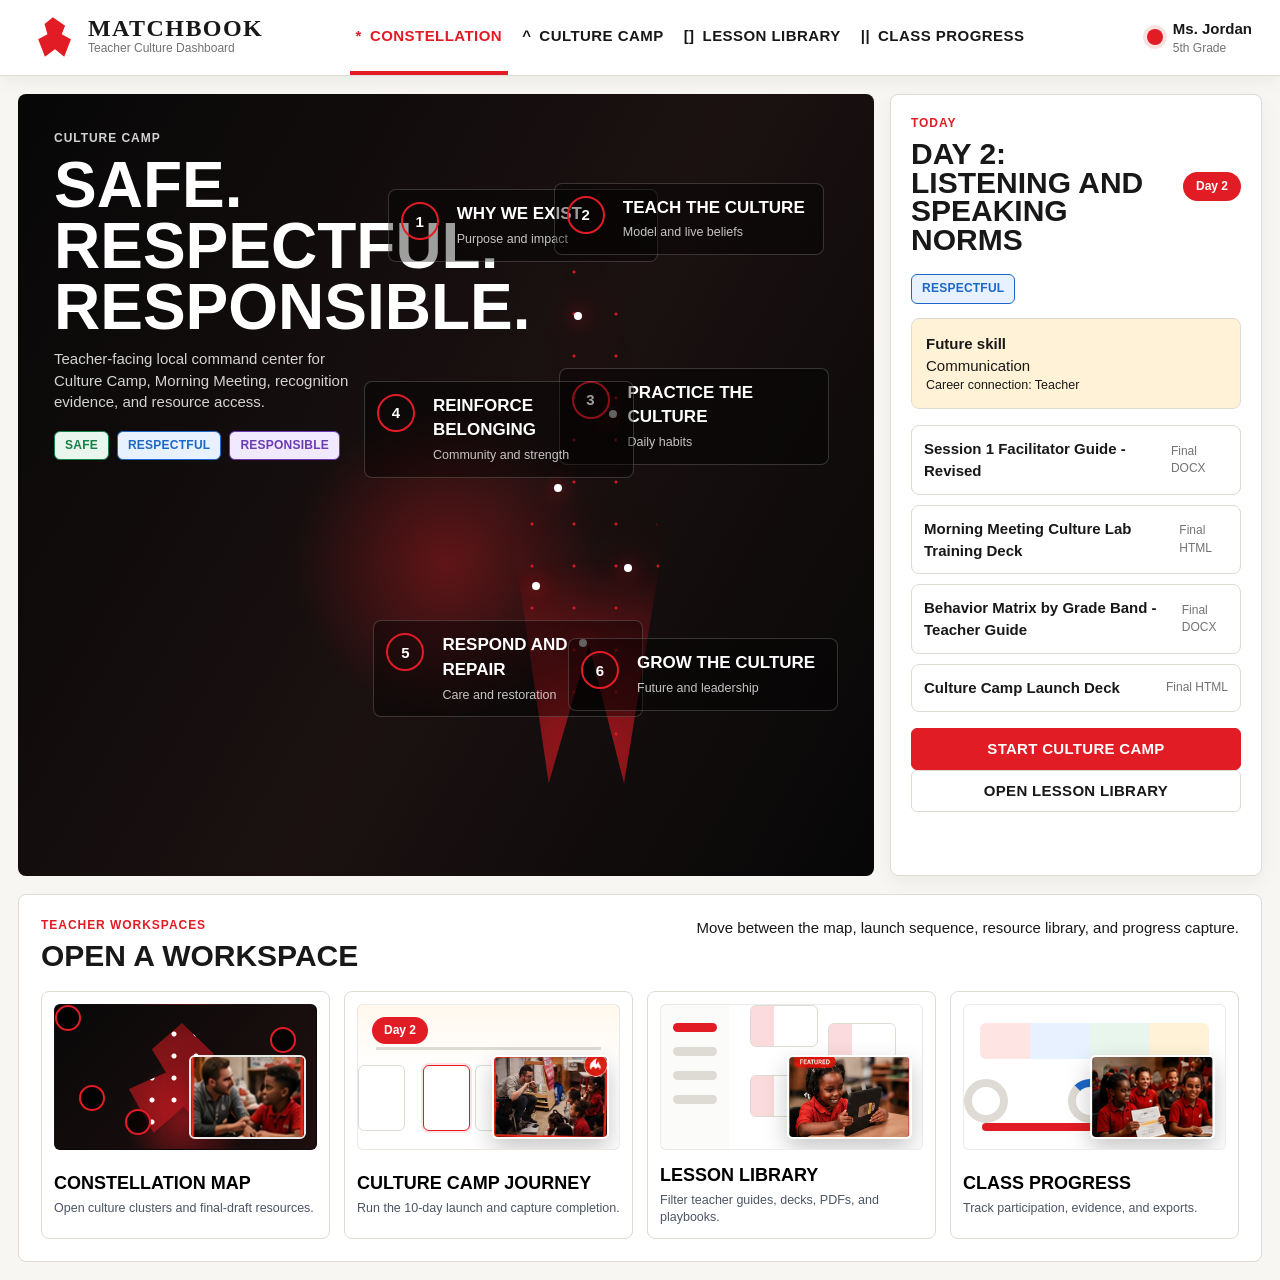
<file: index.html>
<!doctype html>
<html lang="en">
<head>
  <meta charset="utf-8">
  <meta name="viewport" content="width=device-width, initial-scale=1">
  <title>Matchbook Teacher Culture Dashboard</title>
  <link rel="icon" href="data:image/svg+xml,%3Csvg xmlns='http://www.w3.org/2000/svg' viewBox='0 0 64 64'%3E%3Cpath fill='%23e21c24' d='M32 4c10 13 18 23 18 35 0 12-8 21-18 21S14 51 14 39c0-9 5-18 12-25-1 8 2 14 9 19 2-9 0-18-3-29Z'/%3E%3C/svg%3E">
  <link rel="stylesheet" href="./styles.css?v=20260702-fix2">
</head>
<body>
  <div class="app-shell">
    <header class="topbar">
      <button class="brand" data-nav="constellation" aria-label="Open Constellation">
        <span class="brand-mark" aria-hidden="true"></span>
        <span><strong>MATCHBOOK</strong><small>Teacher Culture Dashboard</small></span>
      </button>
      <nav class="main-nav" aria-label="Primary">
        <button class="nav-button active" data-nav="constellation"><span class="nav-icon">*</span>Constellation</button>
        <button class="nav-button" data-nav="camp"><span class="nav-icon">^</span>Culture Camp</button>
        <button class="nav-button" data-nav="library"><span class="nav-icon">[]</span>Lesson Library</button>
        <button class="nav-button" data-nav="progress"><span class="nav-icon">||</span>Class Progress</button>
      </nav>
      <div class="teacher-chip">
        <span class="status-dot"></span>
        <span><strong id="teacher-name-label">Ms. Jordan</strong><small id="teacher-grade-label">5th Grade</small></span>
      </div>
    </header>

    <main>
      <section id="view-constellation" class="view active" aria-labelledby="constellation-title">
        <div class="constellation-grid">
          <section class="constellation-stage panel-dark">
            <div class="hero-copy">
              <p class="kicker">Culture Camp</p>
              <h1 id="constellation-title">Safe. Respectful. Responsible.</h1>
              <p>Teacher-facing local command center for Culture Camp, Morning Meeting, recognition evidence, and resource access.</p>
              <div class="value-row" aria-label="Core values">
                <span class="value-pill safe">Safe</span>
                <span class="value-pill respectful">Respectful</span>
                <span class="value-pill responsible">Responsible</span>
              </div>
            </div>
            <div class="flame-map" aria-label="Interactive culture cluster map">
              <div class="flame-core" aria-hidden="true">
                <span></span><span></span><span></span><span></span><span></span><span></span>
              </div>
              <div id="cluster-map" class="cluster-map"></div>
            </div>
          </section>

          <aside class="lesson-panel" aria-label="Today resources">
            <div class="panel-head compact">
              <div>
                <p class="kicker red">Today</p>
                <h2 id="today-title">Day 2: Listening and Speaking Norms</h2>
              </div>
              <span class="day-badge" id="today-day-badge">Day 2</span>
            </div>
            <div class="value-row tight" id="today-values"></div>
            <div class="highlight-card warm">
              <strong>Future skill</strong>
              <span id="today-skill">Communication</span>
              <small id="today-career">Career connection: Teacher</small>
            </div>
            <div id="today-resource-list" class="resource-list"></div>
            <button class="primary-action" data-nav="camp">Start Culture Camp</button>
            <button class="outline-action" data-nav="library">Open Lesson Library</button>
          </aside>
        </div>

        <section class="route-strip" aria-labelledby="routes-title">
          <div class="section-title-row">
            <div>
              <p class="kicker red">Teacher workspaces</p>
              <h2 id="routes-title">Open a workspace</h2>
            </div>
            <p>Move between the map, launch sequence, resource library, and progress capture.</p>
          </div>
          <div class="route-grid">
            <button class="route-card route-card--constellation" data-nav="constellation">
              <span class="route-visual constellation-preview" aria-hidden="true"><img src="./assets/constellation-classroom.png" alt=""><i></i><i></i><i></i><i></i><i></i><i></i></span>
              <span><strong>Constellation Map</strong><small>Open culture clusters and final-draft resources.</small></span>
            </button>
            <button class="route-card route-card--camp" data-nav="camp">
              <span class="route-visual camp-preview" aria-hidden="true"><img src="./assets/camp-teacher-circle.png" alt=""><i></i><i></i><i></i><i></i><i></i></span>
              <span><strong>Culture Camp Journey</strong><small>Run the 10-day launch and capture completion.</small></span>
            </button>
            <button class="route-card route-card--library" data-nav="library">
              <span class="route-visual library-preview" aria-hidden="true"><img src="./assets/library-student-tablet.png" alt=""><i></i><i></i><i></i><i></i></span>
              <span><strong>Lesson Library</strong><small>Filter teacher guides, decks, PDFs, and playbooks.</small></span>
            </button>
            <button class="route-card route-card--progress" data-nav="progress">
              <span class="route-visual progress-preview" aria-hidden="true"><img src="./assets/progress-celebration.png" alt=""><i></i><i></i><i></i><i></i></span>
              <span><strong>Class Progress</strong><small>Track participation, evidence, and exports.</small></span>
            </button>
          </div>
        </section>
      </section>

      <section id="view-camp" class="view" aria-labelledby="camp-title">
        <div class="camp-layout">
          <aside class="side-panel">
            <p class="kicker red">Your progress</p>
            <h2 id="camp-title">Culture Camp Launch</h2>
            <p class="muted">The finalized source is a 10-day Culture Camp launch. The whole system stays live each day.</p>
            <div class="progress-meter"><span id="camp-progress-fill"></span></div>
            <div class="stats-grid mini">
              <div><strong id="camp-completed-count">1</strong><span>Completed</span></div>
              <div><strong id="camp-current-day">2</strong><span>Current</span></div>
              <div><strong id="camp-remaining-count">9</strong><span>Remaining</span></div>
            </div>
            <div class="pillar-card">
              <strong>Daily non-negotiables</strong>
              <ul>
                <li>Arrival and First Five</li>
                <li>Full Morning Meeting</li>
                <li>Live transitions and shared-space coaching</li>
                <li>End-of-day reflection and reteach plan</li>
              </ul>
            </div>
          </aside>

          <section class="journey-panel">
            <div class="camp-hero">
              <div>
                <p class="kicker">Culture Camp</p>
                <h2>10-day teacher launch</h2>
                <p>Open the day, teach the live routine, capture evidence, and export a master-dashboard packet.</p>
              </div>
              <img class="hero-photo" src="./assets/camp-teacher-circle.png" alt="Teacher leading a Culture Camp lesson"><a class="hero-resource" href="resources/camp-kit.docx" target="_blank" rel="noreferrer">Open final build</a>
            </div>
            <div id="camp-days" class="day-grid"></div>
          </section>

          <aside class="lesson-panel selected-day-panel">
            <button class="ghost-link" data-nav="library">Back to library</button>
            <div class="panel-head compact">
              <div>
                <p class="kicker red" id="selected-cluster-label">Teach the Culture</p>
                <h2 id="selected-day-title">Day 2</h2>
              </div>
              <span class="day-badge" id="selected-day-badge">Day 2</span>
            </div>
            <p id="selected-day-focus" class="selected-focus"></p>
            <div id="selected-day-resources" class="resource-list"></div>
            <button id="mark-day-complete" class="primary-action">Mark Day Complete</button>
            <button id="set-current-day" class="outline-action">Set As Current Day</button>
          </aside>
        </div>
      </section>

      <section id="view-library" class="view" aria-labelledby="library-title">
        <div class="library-layout">
          <aside class="filter-panel">
            <p class="kicker red">Filters</p>
            <label>Search<input id="resource-search" type="search" placeholder="Search lessons, tools, decks..."></label>
            <label>Cluster<select id="cluster-filter"><option value="all">All clusters</option></select></label>
            <label>Type<select id="type-filter"><option value="all">All types</option></select></label>
            <div class="filter-values">
              <button class="chip-filter active" data-value-filter="all">All</button>
              <button class="chip-filter safe" data-value-filter="Safe">Safe</button>
              <button class="chip-filter respectful" data-value-filter="Respectful">Respectful</button>
              <button class="chip-filter responsible" data-value-filter="Responsible">Responsible</button>
            </div>
          </aside>

          <section class="library-main">
            <div class="section-title-row library-head">
              <div>
                <h1 id="library-title">Lesson Library</h1>
                <p>Browse the finalized culture resources. Open links point to the real documents in this Downloads build.</p>
              </div>
              <div class="sort-box"><span id="resource-count">0 resources</span></div>
            </div>
            <div id="resource-grid" class="resource-grid"></div>
          </section>

          <aside class="detail-panel" id="resource-detail" aria-live="polite"></aside>
        </div>
      </section>

      <section id="view-progress" class="view" aria-labelledby="progress-title">
        <div class="progress-layout">
          <section class="progress-main">
            <div class="section-title-row">
              <div>
                <h1 id="progress-title">Class Progress</h1>
                <p>Track completion, participation, evidence, and culture growth. Data stays local until you export it.</p>
              </div>
              <div class="week-picker"><span id="today-date-label"></span></div>
            </div>
            <div id="metric-cards" class="metric-grid"></div>
            <div class="two-col">
              <section class="panel">
                <div class="panel-head"><h2>Progress by cluster</h2><button class="small-action" data-nav="library">View resources</button></div>
                <div id="cluster-progress-list" class="cluster-progress-list"></div>
              </section>
              <section class="panel">
                <div class="panel-head"><h2>Pillar participation and evidence</h2><button class="small-action" id="export-json-top">Export JSON</button></div>
                <div id="pillar-rings" class="pillar-rings"></div>
              </section>
            </div>
            <section class="panel timeline-panel">
              <div class="panel-head"><h2>Culture Camp timeline</h2><button class="small-action" data-nav="camp">Open journey</button></div>
              <div id="timeline-table" class="timeline-table"></div>
            </section>
            <section class="panel">
              <div class="panel-head"><h2>Class roster</h2><button class="small-action" id="add-student-button">Add student</button></div>
              <div id="roster-list" class="roster-list"></div>
            </section>
          </section>

          <aside class="capture-panel">
            <div class="panel-head compact">
              <div><p class="kicker red">Quick capture</p><h2>Today evidence</h2></div>
            </div>
            <form id="capture-form" class="capture-form">
              <label>Date<input id="capture-date" type="date"></label>
              <label>Focus value<select id="capture-value"><option>Safe</option><option>Respectful</option><option>Responsible</option></select></label>
              <label>Practice move<select id="capture-move"></select></label>
              <div class="student-capture-actions">
                <button type="button" class="outline-action" id="select-all-students">All participated</button>
                <button type="button" class="outline-action" id="clear-all-students">Clear</button>
              </div>
              <div id="student-capture-list" class="student-capture-list"></div>
              <button class="primary-action" type="submit">Save meeting snapshot</button>
            </form>

            <form id="evidence-form" class="capture-form evidence-form">
              <h3>Add named evidence</h3>
              <label>Student<select id="evidence-student"></select></label>
              <label>Evidence sentence<textarea id="evidence-description" rows="3" placeholder="I saw... during..."></textarea></label>
              <label>Recognition type<select id="evidence-type"><option>Nomination</option><option>Shout-Out</option><option>Repair</option><option>Leadership</option></select></label>
              <button class="primary-action" type="submit">Add evidence</button>
            </form>

            <section class="export-card">
              <h3>Master dashboard export</h3>
              <p>Downloads a packet shaped around the finalized data dictionary: students, morning meeting records, evidence records, lesson completion, and summary metrics.</p>
              <div class="export-actions">
                <button class="primary-action" id="export-json">Download JSON</button>
                <button class="outline-action" id="export-csv">Download CSV</button>
              </div>
            </section>
          </aside>
        </div>
      </section>
    </main>
  </div>

  <template id="resource-card-template">
    <article class="resource-card">
      <button class="favorite-button" type="button" aria-label="Toggle favorite">*</button>
      <div class="resource-thumb"></div>
      <div class="resource-body">
        <p class="resource-meta"></p>
        <h3></h3>
        <p class="resource-desc"></p>
        <div class="tag-row"></div>
      </div>
      <div class="resource-actions"></div>
    </article>
  </template>

  <script src="./app.js?v=20260702-fix2"></script>
</body>
</html>
</file>
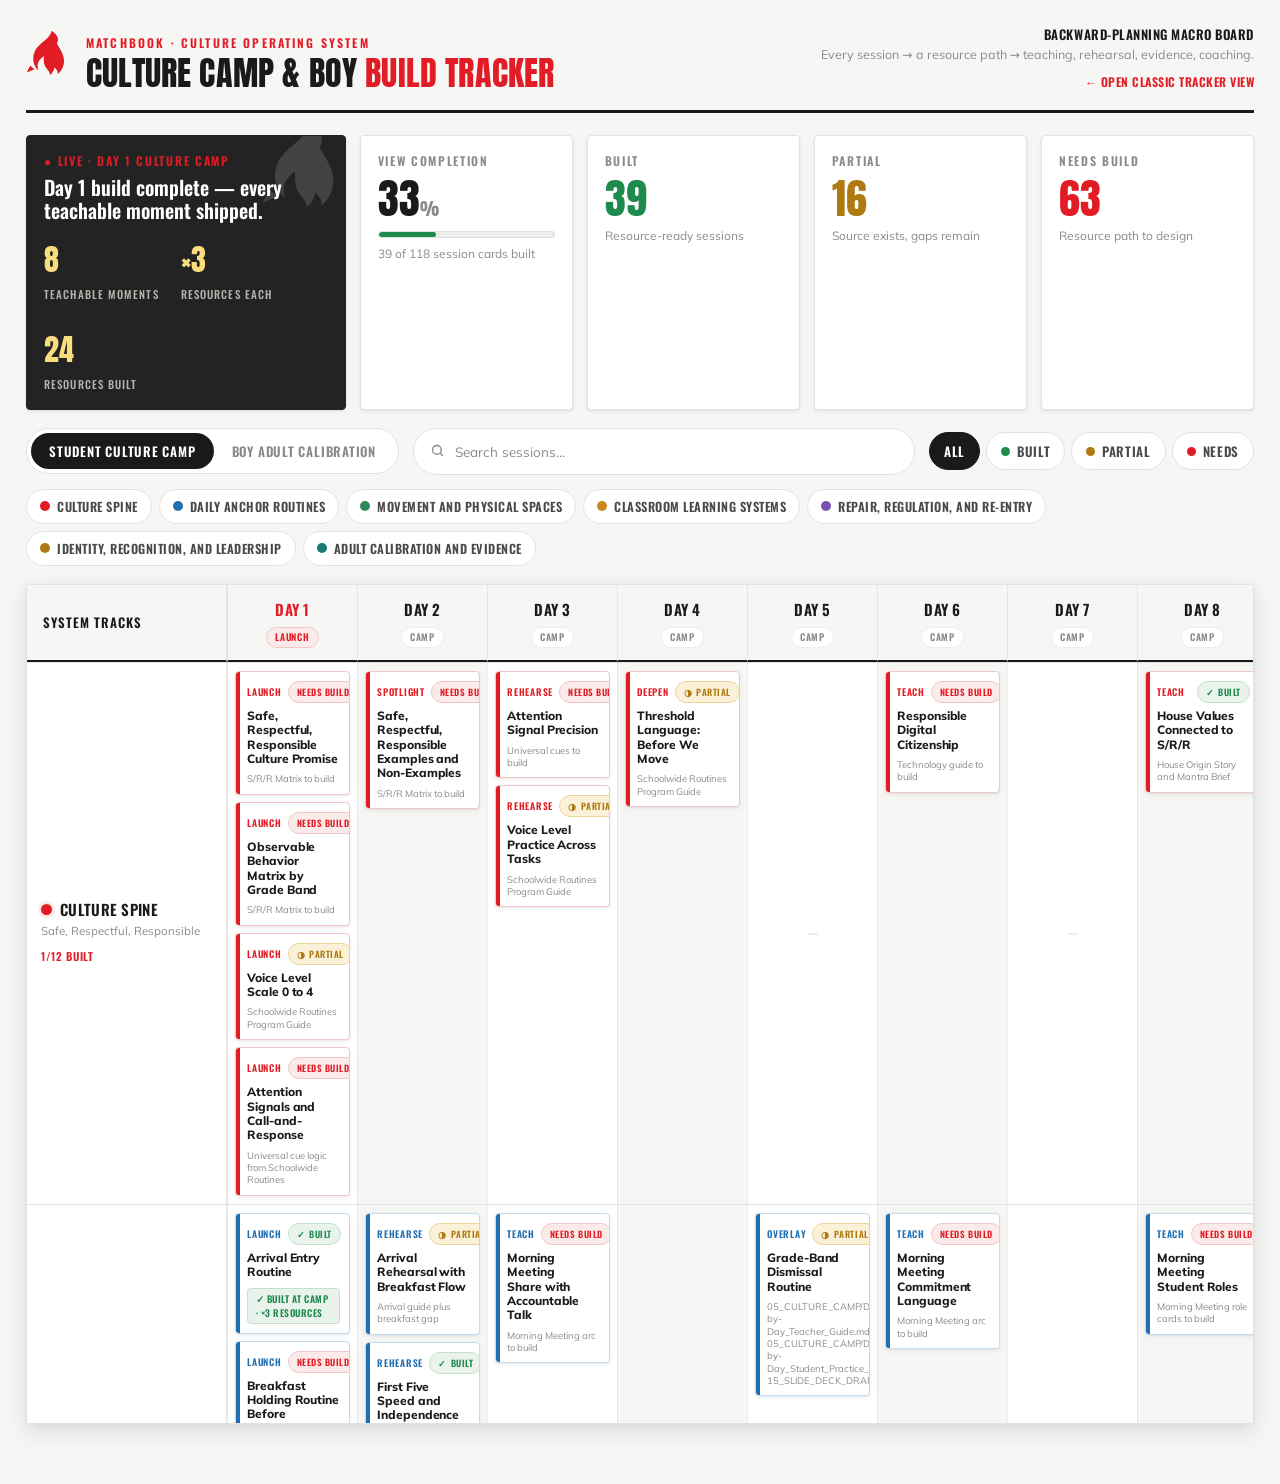
<file: culture_dashboard.html>
<!doctype html>
<html lang="en">
<head>
<meta charset="utf-8" />
<meta name="viewport" content="width=device-width, initial-scale=1" />
<title>Matchbook Culture Camp &amp; BOY Build Tracker — Board View</title>

<!-- Matchbook brand webfonts (Anton / Oswald / Mulish) -->
<link rel="preconnect" href="https://fonts.googleapis.com" />
<link rel="preconnect" href="https://fonts.gstatic.com" crossorigin />
<link rel="stylesheet"
  href="https://fonts.googleapis.com/css2?family=Anton&family=Oswald:wght@400;500;600;700&family=Mulish:ital,wght@0,400;0,500;0,600;0,700;0,800;1,400;1,700&display=swap" />

<!-- Dashboard surface styling (imports the Matchbook brand tokens) -->
<link rel="stylesheet" href="culture_dashboard/styles.css" />
</head>
<body>
<div id="root"></div>

<!--
  Offline fallback data only. The board reads the live tracker's data at runtime
  (see culture_dashboard/app.js -> loadData). This bundled snapshot is used solely
  when the page is opened from file:// where fetch is blocked.
-->
<script src="culture_dashboard/data.js"></script>
<script src="culture_dashboard/app.js"></script>
</body>
</html>
</file>
<file: styles.css>
:root {
  --red: #e21c24;
  --red-dark: #b5151a;
  --ink: #181818;
  --charcoal: #242424;
  --slate: #4b5563;
  --muted: #737373;
  --line: #dedbd4;
  --paper: #f7f6f2;
  --white: #ffffff;
  --gold: #f5b544;
  --safe: #158047;
  --safe-soft: #e8f6ed;
  --respectful: #1d67c7;
  --respectful-soft: #e8f1ff;
  --responsible: #6c3ab4;
  --responsible-soft: #f0e9ff;
  --teal: #0f766e;
  --coral: #ee6b4d;
  --shadow: 0 14px 40px rgba(20, 20, 20, .10);
  --radius: 8px;
  --font-display: Impact, Haettenschweiler, "Arial Narrow Bold", sans-serif;
  --font-cond: "Arial Narrow", "Roboto Condensed", "Segoe UI", sans-serif;
  --font-body: "Segoe UI", Arial, sans-serif;
}

* { box-sizing: border-box; }
html { scroll-behavior: auto; }
body {
  margin: 0;
  font-family: var(--font-body);
  color: var(--ink);
  background: var(--paper);
  font-size: 15px;
  line-height: 1.45;
}
button, input, select, textarea { font: inherit; }
button { cursor: pointer; }
a { color: inherit; }

.app-shell { min-height: 100vh; }
.topbar {
  position: sticky;
  top: 0;
  z-index: 20;
  height: 76px;
  display: flex;
  align-items: center;
  gap: 22px;
  padding: 0 28px;
  background: rgba(255, 255, 255, .96);
  border-bottom: 1px solid var(--line);
  box-shadow: 0 4px 18px rgba(0, 0, 0, .06);
}
.brand {
  display: inline-flex;
  align-items: center;
  gap: 12px;
  min-width: 258px;
  border: 0;
  background: transparent;
  color: var(--ink);
  text-align: left;
}
.brand strong {
  display: block;
  font-family: Georgia, serif;
  font-size: 24px;
  letter-spacing: .06em;
  line-height: .9;
}
.brand small, .teacher-chip small { display: block; color: var(--muted); font-size: 12px; }
.brand-mark {
  width: 42px;
  height: 42px;
  display: inline-block;
  background: var(--red);
  clip-path: polygon(45% 2%, 74% 22%, 66% 42%, 88% 54%, 72% 96%, 50% 78%, 26% 96%, 10% 54%, 32% 42%, 25% 18%);
}
.main-nav {
  flex: 1;
  display: flex;
  align-items: stretch;
  justify-content: center;
  gap: 8px;
  height: 100%;
}
.nav-button {
  min-width: 148px;
  border: 0;
  border-bottom: 4px solid transparent;
  background: transparent;
  color: var(--ink);
  font-family: var(--font-cond);
  font-weight: 800;
  text-transform: uppercase;
  letter-spacing: .03em;
}
.nav-button:hover, .nav-button.active { color: var(--red); border-bottom-color: var(--red); }
.nav-icon { display: inline-block; margin-right: 8px; font-weight: 900; }
.teacher-chip {
  display: inline-flex;
  align-items: center;
  gap: 10px;
  min-width: 158px;
  justify-content: flex-end;
}
.status-dot { width: 16px; height: 16px; border-radius: 50%; background: var(--red); box-shadow: 0 0 0 4px rgba(226, 28, 36, .13); }

main { padding: 18px; }
.view { display: none; }
.view.active { display: block; }
h1, h2, h3, p { margin-top: 0; }
h1, h2 {
  font-family: var(--font-display);
  text-transform: uppercase;
  line-height: .95;
  letter-spacing: 0;
}
h1 { font-size: clamp(38px, 4.8vw, 72px); margin-bottom: 10px; }
h2 { font-size: clamp(26px, 2.4vw, 42px); margin-bottom: 10px; }
h3 { margin-bottom: 8px; }
.kicker {
  font-family: var(--font-cond);
  text-transform: uppercase;
  font-weight: 800;
  letter-spacing: .08em;
  font-size: 12px;
  margin-bottom: 8px;
}
.red { color: var(--red); }
.muted { color: var(--slate); }

.panel, .lesson-panel, .side-panel, .filter-panel, .detail-panel, .capture-panel, .journey-panel {
  background: var(--white);
  border: 1px solid var(--line);
  border-radius: var(--radius);
  box-shadow: 0 6px 20px rgba(0,0,0,.05);
}
.panel { padding: 20px; }
.panel-dark {
  background: radial-gradient(circle at 50% 60%, rgba(226, 28, 36, .35), transparent 24%), linear-gradient(120deg, #070707, #1b1111 55%, #070707);
  color: var(--white);
  border-radius: var(--radius);
  overflow: hidden;
}
.panel-head, .section-title-row {
  display: flex;
  justify-content: space-between;
  gap: 18px;
  align-items: flex-start;
  margin-bottom: 16px;
}
.panel-head.compact { align-items: center; }
.panel-head h2, .section-title-row h2 { font-size: 30px; margin-bottom: 4px; }

.constellation-grid {
  display: grid;
  grid-template-columns: minmax(0, 1fr) 372px;
  gap: 16px;
}
.constellation-stage {
  min-height: calc(100vh - 118px);
  display: grid;
  grid-template-columns: 310px minmax(0, 1fr);
  padding: 36px;
  position: relative;
}
.hero-copy { position: relative; z-index: 2; max-width: 310px; }
.hero-copy h1 { color: var(--white); font-size: clamp(42px, 5vw, 82px); }
.hero-copy p { color: rgba(255,255,255,.82); }
.value-row { display: flex; flex-wrap: wrap; gap: 8px; margin-top: 18px; }
.value-row.tight { margin: 10px 0 14px; }
.value-pill, .tag, .chip-filter {
  display: inline-flex;
  align-items: center;
  justify-content: center;
  min-height: 28px;
  padding: 5px 10px;
  border-radius: 6px;
  border: 1px solid currentColor;
  font-family: var(--font-cond);
  font-weight: 800;
  text-transform: uppercase;
  font-size: 12px;
  letter-spacing: .02em;
}
.safe { color: var(--safe); background: var(--safe-soft); }
.respectful { color: var(--respectful); background: var(--respectful-soft); }
.responsible { color: var(--responsible); background: var(--responsible-soft); }

.flame-map { position: relative; min-height: 660px; }
.flame-core {
  position: absolute;
  inset: 11% 25% 8% 22%;
  border: 1px solid rgba(226, 28, 36, .35);
  background: radial-gradient(circle, rgba(226,28,36,.9) 1px, transparent 2px) 0 0 / 42px 42px, radial-gradient(circle at 50% 100%, rgba(226, 28, 36, .55), transparent 38%);
  clip-path: polygon(47% 0, 65% 26%, 58% 43%, 78% 57%, 62% 100%, 48% 76%, 32% 100%, 18% 58%, 39% 41%, 31% 22%);
  filter: drop-shadow(0 0 32px rgba(226,28,36,.8));
}
.flame-core span {
  position: absolute;
  width: 8px;
  height: 8px;
  background: #fff;
  border-radius: 50%;
  box-shadow: 0 0 18px var(--red);
}
.flame-core span:nth-child(1) { left: 42%; top: 18%; }
.flame-core span:nth-child(2) { left: 56%; top: 35%; }
.flame-core span:nth-child(3) { left: 34%; top: 48%; }
.flame-core span:nth-child(4) { left: 62%; top: 62%; }
.flame-core span:nth-child(5) { left: 44%; top: 75%; }
.flame-core span:nth-child(6) { left: 25%; top: 65%; }
.cluster-map { position: relative; z-index: 2; min-height: 660px; }
.cluster-node {
  position: absolute;
  width: min(270px, 28vw);
  display: grid;
  grid-template-columns: 46px 1fr;
  gap: 10px;
  padding: 12px;
  color: var(--white);
  background: rgba(0, 0, 0, .38);
  border: 1px solid rgba(255,255,255,.18);
  border-radius: 8px;
  text-align: left;
}
.cluster-node:hover { border-color: var(--red); background: rgba(226, 28, 36, .16); }
.cluster-node strong { display: block; font-family: var(--font-cond); text-transform: uppercase; font-size: 17px; }
.cluster-node small { color: rgba(255,255,255,.76); }
.cluster-number {
  width: 38px;
  height: 38px;
  display: grid;
  place-items: center;
  border: 2px solid var(--red);
  border-radius: 50%;
  font-weight: 900;
}
.cluster-1 { left: 5%; top: 9%; }
.cluster-2 { right: 3%; top: 8%; }
.cluster-3 { right: 2%; top: 36%; }
.cluster-4 { left: 0; top: 38%; }
.cluster-5 { left: 2%; bottom: 11%; }
.cluster-6 { right: 0; bottom: 12%; }

.lesson-panel, .side-panel, .filter-panel, .detail-panel, .capture-panel, .journey-panel { padding: 20px; }
.lesson-panel { min-height: calc(100vh - 118px); }
.day-badge {
  display: inline-grid;
  place-items: center;
  min-width: 58px;
  padding: 6px 10px;
  border-radius: 999px;
  background: var(--red);
  color: var(--white);
  font-weight: 800;
  font-size: 12px;
}
.highlight-card {
  padding: 14px;
  border-radius: 8px;
  border: 1px solid var(--line);
  margin: 14px 0;
}
.highlight-card.warm { background: #fff2d7; }
.highlight-card strong, .highlight-card span, .highlight-card small { display: block; }
.resource-list { display: grid; gap: 10px; margin: 16px 0; }
.resource-link, .resource-row {
  display: flex;
  align-items: center;
  justify-content: space-between;
  gap: 12px;
  padding: 12px;
  border: 1px solid var(--line);
  border-radius: 8px;
  background: var(--white);
  text-decoration: none;
}
.resource-link:hover, .resource-row:hover { border-color: var(--red); }
.resource-link span, .resource-row span { color: var(--muted); font-size: 12px; }
.primary-action, .outline-action, .small-action, .ghost-link {
  min-height: 42px;
  border-radius: 6px;
  padding: 8px 14px;
  font-family: var(--font-cond);
  font-weight: 900;
  text-transform: uppercase;
  letter-spacing: .02em;
}
.primary-action {
  width: 100%;
  border: 1px solid var(--red);
  color: var(--white);
  background: var(--red);
}
.primary-action:hover { background: var(--red-dark); }
.outline-action {
  width: 100%;
  border: 1px solid var(--line);
  color: var(--ink);
  background: var(--white);
}
.outline-action:hover, .small-action:hover { border-color: var(--red); color: var(--red); }
.small-action {
  width: auto;
  min-height: 34px;
  border: 1px solid var(--line);
  background: var(--white);
  font-size: 12px;
}
.ghost-link {
  border: 0;
  padding: 0;
  min-height: 24px;
  background: transparent;
  color: var(--slate);
  text-transform: none;
}

.route-strip { margin-top: 18px; padding: 22px; background: var(--white); border: 1px solid var(--line); border-radius: 8px; }
.route-grid { display: grid; grid-template-columns: repeat(4, minmax(0, 1fr)); gap: 14px; }
.route-card {
  border: 1px solid var(--line);
  border-radius: 8px;
  background: var(--white);
  padding: 12px;
  text-align: left;
  display: grid;
  gap: 12px;
  min-height: 242px;
}
.route-card:hover { border-color: var(--red); box-shadow: var(--shadow); }
.route-card strong { display: block; font-family: var(--font-cond); text-transform: uppercase; font-size: 18px; margin-bottom: 4px; }
.route-card small { display: block; color: var(--slate); line-height: 1.35; }
.route-visual {
  min-height: 146px;
  border: 1px solid rgba(0,0,0,.08);
  border-radius: 6px;
  position: relative;
  overflow: hidden;
  display: block;
}
.route-visual i { position: absolute; display: block; }
.route-visual img { position: absolute; right: 10px; bottom: 10px; width: 45%; height: 58%; object-fit: cover; border-radius: 6px; border: 2px solid rgba(255,255,255,.9); box-shadow: 0 10px 24px rgba(0,0,0,.22); z-index: 2; }
.library-preview img, .progress-preview img { width: 48%; height: 58%; }
.constellation-preview {
  background: radial-gradient(circle at 50% 80%, rgba(226,28,36,.55), transparent 34%), linear-gradient(135deg, #080808, #211111);
}
.constellation-preview::before {
  content: "";
  position: absolute;
  inset: 18px 42px 16px;
  clip-path: polygon(48% 0, 66% 28%, 58% 46%, 79% 59%, 61% 100%, 49% 76%, 32% 100%, 18% 60%, 39% 45%, 31% 24%);
  background: radial-gradient(circle, #fff 0 2px, transparent 3px) 0 0 / 22px 22px, rgba(226,28,36,.36);
  filter: drop-shadow(0 0 18px rgba(226,28,36,.75));
}
.constellation-preview i { width: 26px; height: 26px; border: 2px solid var(--red); border-radius: 50%; background: rgba(0,0,0,.72); }
.constellation-preview i:nth-child(1) { left: 14px; top: 18px; }
.constellation-preview i:nth-child(2) { right: 20px; top: 22px; }
.constellation-preview i:nth-child(3) { right: 15px; top: 72px; }
.constellation-preview i:nth-child(4) { left: 24px; top: 80px; }
.constellation-preview i:nth-child(5) { left: 70px; bottom: 14px; }
.constellation-preview i:nth-child(6) { right: 70px; bottom: 16px; }
.camp-preview { background: linear-gradient(180deg, #fff8ed 0, #ffffff 44%); }
.camp-preview::before { content: ""; position: absolute; left: 18px; right: 18px; top: 42px; height: 3px; background: var(--line); }
.camp-preview::after { content: "Day 2"; position: absolute; left: 14px; top: 12px; padding: 5px 12px; border-radius: 999px; background: var(--red); color: var(--white); font-weight: 900; font-size: 12px; }
.camp-preview i { width: 18%; height: 66px; bottom: 18px; border: 1px solid var(--line); border-radius: 6px; background: var(--white); }
.camp-preview i:nth-child(1) { left: 5%; border-color: var(--safe); }
.camp-preview i:nth-child(2) { left: 25%; border-color: var(--red); box-shadow: 0 0 0 2px rgba(226,28,36,.12); }
.camp-preview i:nth-child(3) { left: 45%; }
.camp-preview i:nth-child(4) { left: 65%; }
.camp-preview i:nth-child(5) { left: 85%; width: 10%; }
.library-preview { background: linear-gradient(90deg, #fbfbfa 0 26%, #fff 26%); }
.library-preview::before { content: ""; position: absolute; left: 12px; top: 18px; width: 44px; height: 9px; border-radius: 999px; background: var(--red); box-shadow: 0 24px 0 var(--line), 0 48px 0 var(--line), 0 72px 0 var(--line); }
.library-preview i { left: 34%; width: 26%; height: 42px; border: 1px solid var(--line); border-radius: 6px; background: linear-gradient(90deg, rgba(226,28,36,.16) 0 35%, #fff 35%); }
.library-preview i:nth-child(1) { top: 18px; }
.library-preview i:nth-child(2) { top: 70px; }
.library-preview i:nth-child(3) { top: 18px; left: 64%; }
.library-preview i:nth-child(4) { top: 70px; left: 64%; }
.progress-preview { background: #fff; }
.progress-preview::before { content: ""; position: absolute; left: 16px; right: 16px; top: 18px; height: 36px; border-radius: 6px; background: linear-gradient(90deg, #ffe4e4 0 22%, #e8f1ff 22% 48%, #e8f6ed 48% 74%, #fff2d7 74%); }
.progress-preview::after { content: ""; position: absolute; left: 18px; right: 18px; bottom: 18px; height: 8px; border-radius: 999px; background: linear-gradient(90deg, var(--red) 0 76%, var(--line) 76%); }
.progress-preview i { width: 44px; height: 44px; border-radius: 50%; border: 8px solid var(--line); top: 74px; }
.progress-preview i:nth-child(1) { left: 15%; border-top-color: var(--safe); border-right-color: var(--safe); }
.progress-preview i:nth-child(2) { left: 40%; border-top-color: var(--respectful); border-right-color: var(--respectful); }
.progress-preview i:nth-child(3) { left: 65%; border-top-color: var(--responsible); border-right-color: var(--responsible); }
.progress-preview i:nth-child(4) { display: none; }

.camp-layout { display: grid; grid-template-columns: 280px minmax(0, 1fr) 360px; gap: 16px; }
.progress-meter { height: 12px; border-radius: 999px; background: var(--line); overflow: hidden; margin: 22px 0; }
.progress-meter span { display: block; height: 100%; width: 0; background: var(--red); transition: width .18s ease; }
.stats-grid { display: grid; grid-template-columns: repeat(3, 1fr); gap: 10px; }
.stats-grid div { border: 1px solid var(--line); border-radius: 8px; padding: 12px; text-align: center; }
.stats-grid strong { display: block; font-size: 24px; }
.stats-grid span { color: var(--muted); font-size: 12px; }
.pillar-card { margin-top: 18px; padding: 14px; border: 1px solid var(--line); border-radius: 8px; background: #fbfbfa; }
.pillar-card ul { padding-left: 18px; margin-bottom: 0; }
.camp-hero {
  min-height: 170px;
  display: flex;
  align-items: flex-end;
  justify-content: space-between;
  gap: 20px;
  padding: 28px;
  color: var(--white);
  border-radius: 8px;
  background: radial-gradient(circle at 82% 22%, rgba(226,28,36,.45), transparent 22%), linear-gradient(135deg, #070707, #231010 56%, #0e0e0e);
  margin-bottom: 18px;
}
.camp-hero h2 { color: var(--white); font-size: 54px; }
.hero-photo { width: 172px; height: 112px; object-fit: cover; border-radius: 8px; border: 2px solid rgba(255,255,255,.78); box-shadow: 0 16px 34px rgba(0,0,0,.32); }
.hero-resource { padding: 10px 14px; background: var(--red); border-radius: 6px; color: var(--white); text-decoration: none; font-weight: 800; white-space: nowrap; }
.day-grid { display: grid; grid-template-columns: repeat(5, minmax(0, 1fr)); gap: 12px; }
.day-card {
  min-height: 172px;
  padding: 14px;
  border: 1px solid var(--line);
  border-radius: 8px;
  background: var(--white);
  text-align: left;
  display: flex;
  flex-direction: column;
  gap: 8px;
}
.day-card.current { border-color: var(--red); box-shadow: 0 0 0 2px rgba(226,28,36,.12); }
.day-card.completed { border-color: var(--safe); background: #f8fffa; }
.day-card strong { font-family: var(--font-cond); text-transform: uppercase; font-size: 19px; }
.day-card p { color: var(--slate); margin-bottom: auto; font-size: 13px; }
.day-card small { color: var(--muted); }
.selected-focus { color: var(--slate); }

.library-layout { display: grid; grid-template-columns: 276px minmax(0, 1fr) 360px; gap: 16px; }
.filter-panel { position: sticky; top: 94px; align-self: start; }
.filter-panel label { display: grid; gap: 7px; margin: 14px 0; font-weight: 700; }
input, select, textarea {
  width: 100%;
  border: 1px solid var(--line);
  border-radius: 6px;
  padding: 10px 12px;
  background: var(--white);
  color: var(--ink);
}
.filter-values { display: flex; flex-wrap: wrap; gap: 8px; margin-top: 16px; }
.chip-filter { border-color: var(--line); background: var(--white); }
.chip-filter.active { border-color: var(--red); color: var(--red); }
.library-main { min-width: 0; }
.resource-grid { display: grid; grid-template-columns: repeat(2, minmax(0, 1fr)); gap: 12px; }
.resource-card {
  position: relative;
  display: grid;
  grid-template-columns: 180px minmax(0, 1fr);
  gap: 14px;
  min-height: 178px;
  padding: 12px;
  background: var(--white);
  border: 1px solid var(--line);
  border-radius: 8px;
}
.resource-card:hover { border-color: var(--red); box-shadow: var(--shadow); }
.favorite-button { position: absolute; right: 10px; top: 10px; width: 30px; height: 30px; border: 1px solid var(--line); border-radius: 6px; background: var(--white); color: var(--red); font-weight: 900; }
.resource-thumb, .detail-hero {
  border-radius: 6px;
  min-height: 150px;
  border: 1px solid var(--line);
  background: linear-gradient(135deg, #fbfbfa, #ffffff);
  position: relative;
  overflow: hidden;
  padding: 14px;
  display: flex;
  flex-direction: column;
  justify-content: space-between;
}
.resource-thumb img, .detail-hero img { position: absolute; inset: 0; width: 100%; height: 100%; object-fit: cover; opacity: .42; filter: saturate(.95); }
.resource-thumb::before, .detail-hero::before {
  content: "";
  z-index: 1;
  position: absolute;
  inset: auto -20px -34px 34%;
  height: 96px;
  border-radius: 999px;
  background: rgba(226,28,36,.11);
}
.resource-thumb span, .detail-hero span {
  position: relative;
  z-index: 1;
  align-self: flex-start;
  padding: 4px 8px;
  border-radius: 999px;
  background: var(--white);
  border: 1px solid var(--line);
  color: var(--red);
  font-family: var(--font-cond);
  font-weight: 900;
  font-size: 11px;
  text-transform: uppercase;
}
.resource-thumb strong, .detail-hero strong {
  position: relative;
  z-index: 1;
  max-width: 92%;
  font-family: var(--font-cond);
  text-transform: uppercase;
  font-size: 18px;
  line-height: 1.05;
}
.resource-thumb i, .detail-hero i {
  position: absolute;
  z-index: 1;
  display: block;
  width: 38px;
  height: 38px;
  border-radius: 50%;
  border: 7px solid rgba(226,28,36,.22);
  right: 16px;
  bottom: 16px;
}
.resource-thumb i:nth-of-type(2), .detail-hero i:nth-of-type(2) { width: 18px; height: 78px; border: 0; border-radius: 999px; right: 70px; bottom: 14px; background: rgba(226,28,36,.16); }
.resource-thumb i:nth-of-type(3), .detail-hero i:nth-of-type(3) { width: 62px; height: 8px; border: 0; border-radius: 999px; right: 18px; bottom: 70px; background: rgba(226,28,36,.18); }
.resource-thumb.safe, .detail-hero.safe { background: linear-gradient(135deg, #f4fbf6, #ffffff); border-color: rgba(21,128,71,.28); }
.resource-thumb.safe i, .detail-hero.safe i { border-color: rgba(21,128,71,.26); }
.resource-thumb.safe i:nth-of-type(2), .detail-hero.safe i:nth-of-type(2), .resource-thumb.safe i:nth-of-type(3), .detail-hero.safe i:nth-of-type(3) { background: rgba(21,128,71,.18); }
.resource-thumb.respectful, .detail-hero.respectful { background: linear-gradient(135deg, #f3f7ff, #ffffff); border-color: rgba(29,103,199,.28); }
.resource-thumb.respectful i, .detail-hero.respectful i { border-color: rgba(29,103,199,.26); }
.resource-thumb.respectful i:nth-of-type(2), .detail-hero.respectful i:nth-of-type(2), .resource-thumb.respectful i:nth-of-type(3), .detail-hero.respectful i:nth-of-type(3) { background: rgba(29,103,199,.18); }
.resource-thumb.responsible, .detail-hero.responsible { background: linear-gradient(135deg, #f7f2ff, #ffffff); border-color: rgba(108,58,180,.28); }
.resource-thumb.responsible i, .detail-hero.responsible i { border-color: rgba(108,58,180,.26); }
.resource-thumb.responsible i:nth-of-type(2), .detail-hero.responsible i:nth-of-type(2), .resource-thumb.responsible i:nth-of-type(3), .detail-hero.responsible i:nth-of-type(3) { background: rgba(108,58,180,.18); }
.resource-meta { font-family: var(--font-cond); color: var(--red); text-transform: uppercase; font-weight: 800; font-size: 12px; margin-bottom: 4px; }
.resource-body h3 { padding-right: 34px; }
.resource-desc { color: var(--slate); font-size: 13px; margin-bottom: 10px; }
.tag-row { display: flex; flex-wrap: wrap; gap: 6px; }
.resource-actions { grid-column: 1 / -1; display: flex; gap: 10px; border-top: 1px solid var(--line); padding-top: 10px; }
.resource-actions a, .resource-actions button { min-height: 32px; padding: 6px 10px; border-radius: 6px; border: 1px solid var(--line); background: var(--white); text-decoration: none; font-weight: 800; font-size: 12px; }
.resource-actions a:first-child { color: var(--red); }
.detail-panel { position: sticky; top: 94px; align-self: start; min-height: calc(100vh - 112px); }
.detail-hero { aspect-ratio: 16 / 9; margin-bottom: 16px; }
.detail-panel p { color: var(--slate); }
.detail-panel .primary-action { margin-top: 16px; text-decoration: none; display: flex; align-items: center; justify-content: center; }

.progress-layout { display: grid; grid-template-columns: minmax(0, 1fr) 380px; gap: 16px; }
.metric-grid { display: grid; grid-template-columns: repeat(4, minmax(0, 1fr)); gap: 12px; margin-bottom: 14px; }
.metric-card {
  display: grid;
  grid-template-columns: 58px 1fr;
  gap: 12px;
  align-items: center;
  padding: 16px;
  border: 1px solid var(--line);
  border-radius: 8px;
  background: var(--white);
}
.metric-icon { width: 58px; height: 58px; border-radius: 50%; display: grid; place-items: center; font-weight: 900; font-size: 18px; }
.metric-card strong { display: block; font-size: 30px; line-height: 1; }
.metric-card span { color: var(--muted); font-size: 12px; }
.two-col { display: grid; grid-template-columns: .9fr 1.1fr; gap: 14px; margin-bottom: 14px; }
.cluster-progress-list { display: grid; gap: 11px; }
.cluster-progress-row { display: grid; grid-template-columns: 42px 1fr 52px; gap: 12px; align-items: center; }
.cluster-progress-row .mini-icon { width: 34px; height: 34px; border: 1px solid currentColor; border-radius: 50%; display: grid; place-items: center; color: var(--red); font-weight: 900; }
.bar { height: 8px; background: var(--line); border-radius: 999px; overflow: hidden; margin-top: 6px; }
.bar span { display: block; height: 100%; background: var(--red); }
.pillar-rings { display: grid; grid-template-columns: repeat(3, 1fr); gap: 14px; }
.ring-card { text-align: center; }
.ring {
  width: 132px;
  height: 132px;
  border-radius: 50%;
  margin: 0 auto 10px;
  display: grid;
  place-items: center;
  background: conic-gradient(var(--ring-color) var(--ring-deg), #e3e3e3 0deg);
}
.ring-inner { width: 92px; height: 92px; border-radius: 50%; background: var(--white); display: grid; place-items: center; font-weight: 900; font-size: 24px; }
.timeline-panel { margin-bottom: 14px; }
.timeline-table { overflow-x: auto; }
.timeline-row { display: grid; grid-template-columns: 160px repeat(10, 42px); gap: 6px; align-items: center; min-width: 610px; padding: 5px 0; border-bottom: 1px solid var(--line); }
.timeline-row strong { font-size: 13px; }
.timeline-dot { width: 22px; height: 22px; border-radius: 50%; display: grid; place-items: center; margin: 0 auto; font-size: 12px; font-weight: 900; background: #ddd; color: #777; }
.timeline-dot.done { background: var(--safe); color: var(--white); }
.timeline-dot.current { background: var(--gold); color: var(--ink); }
.roster-list { display: grid; gap: 8px; }
.roster-row { display: grid; grid-template-columns: 1fr 100px 88px 42px; gap: 10px; align-items: center; padding: 10px 0; border-bottom: 1px solid var(--line); }
.roster-row strong { display: block; }
.roster-row small { color: var(--muted); }
.capture-panel { position: sticky; top: 94px; align-self: start; max-height: calc(100vh - 112px); overflow: auto; }
.capture-form { display: grid; gap: 11px; padding-bottom: 18px; margin-bottom: 18px; border-bottom: 1px solid var(--line); }
.capture-form label { display: grid; gap: 6px; font-weight: 700; }
.student-capture-actions { display: grid; grid-template-columns: 1fr 1fr; gap: 8px; }
.student-capture-list { display: grid; gap: 8px; max-height: 260px; overflow: auto; padding-right: 4px; }
.student-capture-row { display: grid; grid-template-columns: 24px 1fr 74px 74px; gap: 8px; align-items: center; border: 1px solid var(--line); border-radius: 8px; padding: 8px; }
.student-capture-row input { width: 18px; }
.student-capture-row select { padding: 6px; }
.export-card { padding: 14px; border: 1px solid var(--line); border-radius: 8px; background: #fbfbfa; }
.export-card p { color: var(--slate); font-size: 13px; }
.export-actions { display: grid; grid-template-columns: 1fr 1fr; gap: 8px; }
.week-picker, .sort-box { border: 1px solid var(--line); border-radius: 8px; padding: 10px 12px; background: var(--white); color: var(--slate); }

.toast {
  position: fixed;
  right: 20px;
  bottom: 20px;
  z-index: 60;
  padding: 12px 16px;
  border-radius: 8px;
  background: var(--charcoal);
  color: var(--white);
  box-shadow: var(--shadow);
}

@media (max-width: 1240px) {
  .constellation-grid, .camp-layout, .library-layout, .progress-layout { grid-template-columns: 1fr; }
  .lesson-panel, .side-panel, .filter-panel, .detail-panel, .capture-panel { min-height: auto; position: static; max-height: none; }
  .constellation-stage { min-height: 760px; }
  .day-grid { grid-template-columns: repeat(2, minmax(0, 1fr)); }
  .route-grid, .metric-grid { grid-template-columns: repeat(2, minmax(0, 1fr)); }
}
@media (max-width: 760px) {
  .hero-photo { width: 100%; height: 150px; }
  .camp-hero { align-items: stretch; flex-direction: column; }
  .topbar { height: auto; flex-wrap: wrap; padding: 12px; }
  .brand, .teacher-chip { min-width: 0; }
  .main-nav { order: 3; width: 100%; overflow-x: auto; justify-content: flex-start; height: 54px; }
  .nav-button { min-width: 134px; }
  main { padding: 10px; }
  .constellation-stage { grid-template-columns: 1fr; padding: 20px; min-height: auto; }
  .flame-map { min-height: 760px; }
  .cluster-node { width: 82%; }
  .cluster-1, .cluster-2, .cluster-3, .cluster-4, .cluster-5, .cluster-6 { left: 8%; right: auto; }
  .cluster-1 { top: 2%; } .cluster-2 { top: 17%; } .cluster-3 { top: 32%; } .cluster-4 { top: 47%; } .cluster-5 { top: 62%; } .cluster-6 { top: 77%; }
  .flame-core { inset: 18% 18% 8%; opacity: .55; }
  .resource-grid, .two-col, .pillar-rings, .route-grid, .metric-grid { grid-template-columns: 1fr; }
  .resource-card { grid-template-columns: 1fr; }
  .day-grid { grid-template-columns: 1fr; }
  .roster-row { grid-template-columns: 1fr 72px 72px 34px; }
}
</file>
<file: culture_dashboard/styles.css>
/* ============================================================
   Matchbook Culture Dashboard — Culture Camp & BOY Build Tracker
   Surface styling. Consumes the canonical Matchbook brand tokens
   (Spark Red, Anton / Oswald / Mulish, sharp corners) from
   colors_and_type.css — NO off-brand overrides live here.
   ============================================================ */
@import url("colors_and_type.css");

:root{
  /* dashboard surface roles — all derived from brand neutrals */
  --panel:#FFFFFF;          /* card / panel surface */
  --panel-2:var(--paper);   /* #F6F6F4 inset / header strips */
  --line:var(--hairline);   /* #E4E2DE borders */
  --line-soft:rgba(26,26,26,.07);
  --ink-soft:var(--slate);  /* #4A4A4A secondary text */

  /* status semantics (built / partial / needs-build) */
  --built:#1F8A4D;   --built-bg:#E9F3EC;   --built-line:#C3E0CD;
  --partial:#B07A12; --partial-bg:#FBF1D8; --partial-line:#EAD49A;
  --need:var(--spark-red); --need-bg:#FBEAEA; --need-line:#F2C6C6;

  --shadow-sm:0 1px 2px rgba(26,26,26,.06), 0 2px 6px rgba(26,26,26,.05);
  --shadow-md:0 8px 24px rgba(26,26,26,.10), 0 2px 6px rgba(26,26,26,.06);
  --shadow-lg:0 24px 60px rgba(26,26,26,.20), 0 8px 20px rgba(26,26,26,.12);

  /* brand-sharp radii */
  --r-card:4px;
  --r-pill:999px;

  /* font roles used across the surface */
  --disp:var(--font-display); /* Anton — display + numbers */
  --cond:var(--font-cond);    /* Oswald — condensed labels / headers */
  --ui:var(--font-body);      /* Mulish — body + UI text */
}

/* track palettes — categorical, flat, brand-coordinated. Culture Spine = Spark Red. */
.t-culture  { --tk:#E21C24; --tk-dot:#E21C24; --tk-tint:#FBEAEA; --tk-line:#F2C6C6; }
.t-anchors  { --tk:#1F6FB2; --tk-dot:#1F6FB2; --tk-tint:#E9F1F9; --tk-line:#C4DBEF; }
.t-spaces   { --tk:#2E8B57; --tk-dot:#2E8B57; --tk-tint:#E9F3EC; --tk-line:#C4E0CD; }
.t-classroom{ --tk:#C8881A; --tk-dot:#C8881A; --tk-tint:#F9F0DB; --tk-line:#ECD9A8; }
.t-repair   { --tk:#7A4FB0; --tk-dot:#7A4FB0; --tk-tint:#F0EAF7; --tk-line:#D8C9EC; }
.t-identity { --tk:#B07A12; --tk-dot:#B07A12; --tk-tint:#F7EFD6; --tk-line:#E7D39A; }
.t-evidence { --tk:#177B73; --tk-dot:#177B73; --tk-tint:#E3F1EF; --tk-line:#BCE0DB; }

*{box-sizing:border-box}
html,body{margin:0;padding:0}
body{
  font-family:var(--ui);
  color:var(--ink);
  background:var(--paper);
  -webkit-font-smoothing:antialiased;
  text-rendering:optimizeLegibility;
}
::selection{background:rgba(226,28,36,.18)}

.app{position:relative;min-height:100vh}
.wrap{position:relative;z-index:1;max-width:1640px;margin:0 auto;padding:24px 26px 60px}

/* ---------- Header ---------- */
.masthead{display:flex;align-items:flex-end;justify-content:space-between;gap:20px;flex-wrap:wrap;
  padding-bottom:18px;margin-bottom:22px;border-bottom:3px solid var(--ink)}
.brand{display:flex;align-items:center;gap:16px}
.mark{width:44px;height:auto;flex:0 0 auto}
.brand .kick{font-family:var(--cond);font-weight:600;letter-spacing:.18em;text-transform:uppercase;
  font-size:12px;color:var(--spark-red)}
.brand h1{font-family:var(--disp);font-weight:400;font-size:34px;line-height:.92;margin:5px 0 0;
  text-transform:uppercase;letter-spacing:.005em;color:var(--ink)}
.brand h1 span{color:var(--spark-red)}
.masthead .meta{text-align:right;font-size:12.5px;color:var(--muted);line-height:1.55}
.masthead .meta b{font-family:var(--cond);font-weight:600;letter-spacing:.04em;text-transform:uppercase;
  font-size:13px;color:var(--ink)}

/* ---------- KPI strip ---------- */
.kpis{display:grid;grid-template-columns:1.5fr repeat(4, 1fr);gap:14px;margin-bottom:18px}
@media(max-width:1080px){.kpis{grid-template-columns:1fr 1fr}}
.kpi{background:var(--panel);border:1px solid var(--line);border-radius:var(--r-card);
  padding:15px 17px;box-shadow:var(--shadow-sm);position:relative;overflow:hidden}
.kpi .lab{font-family:var(--cond);font-size:12px;font-weight:600;letter-spacing:.14em;text-transform:uppercase;color:var(--muted)}
.kpi .big{font-family:var(--disp);font-weight:400;font-size:42px;line-height:1;margin-top:8px;letter-spacing:.01em;color:var(--ink)}
.kpi .sub{font-size:12px;color:var(--muted);margin-top:6px}
.kpi.tBuilt .big{color:var(--built)} .kpi.tPartial .big{color:var(--partial)} .kpi.tNeed .big{color:var(--need)}

/* feature KPI = day 1 build — dark charcoal brand card */
.kpi.feature{background:var(--charcoal);border-color:var(--charcoal);color:var(--white)}
.kpi.feature .lab{font-family:var(--cond);color:var(--spark-red);letter-spacing:.14em}
.kpi.feature .headline{font-family:var(--cond);font-weight:600;font-size:20px;line-height:1.15;margin-top:6px;color:var(--white)}
.kpi.feature .row{display:flex;gap:22px;margin-top:14px;flex-wrap:wrap}
.kpi.feature .stat b{font-family:var(--disp);font-weight:400;font-size:30px;color:var(--dream-yellow)}
.kpi.feature .stat span{font-family:var(--cond);display:block;font-size:11px;font-weight:500;letter-spacing:.1em;text-transform:uppercase;color:#b8b3ac;margin-top:2px}
.kpi.feature .flame{position:absolute;right:-10px;top:-14px;width:104px;height:104px;opacity:.14}

/* progress meter inside completion kpi */
.meter{height:7px;border-radius:var(--r-pill);background:var(--cloud);margin-top:11px;overflow:hidden;border:1px solid var(--line-soft)}
.meter > i{display:block;height:100%;border-radius:var(--r-pill);
  background:var(--built);transition:width 1.1s cubic-bezier(.2,.7,.2,1)}

/* ---------- Controls ---------- */
.toolbar{display:flex;align-items:center;gap:14px;flex-wrap:wrap;margin-bottom:14px}
.seg{display:inline-flex;background:var(--white);border:1px solid var(--line);border-radius:var(--r-pill);padding:4px}
.seg button{border:0;background:transparent;font-family:var(--cond);font-weight:600;font-size:13px;letter-spacing:.06em;
  text-transform:uppercase;color:var(--muted);padding:8px 18px;border-radius:var(--r-pill);cursor:pointer;transition:all .18s ease;white-space:nowrap}
.seg button.on{background:var(--ink);color:var(--white)}
.seg button:not(.on):hover{color:var(--ink)}

.search{flex:1 1 200px;min-width:160px;display:flex;align-items:center;gap:8px;background:var(--white);
  border:1px solid var(--line);border-radius:var(--r-pill);padding:9px 16px}
.search input{border:0;background:transparent;outline:0;font-family:var(--ui);font-size:13.5px;color:var(--ink);width:100%}
.search input::placeholder{color:var(--muted)}
.search svg{flex:0 0 auto;color:var(--muted)}

.statusfilter{display:inline-flex;gap:6px}
.pill{border:1px solid var(--line);background:var(--white);border-radius:var(--r-pill);padding:8px 14px;font-family:var(--cond);
  font-size:13px;font-weight:600;letter-spacing:.05em;text-transform:uppercase;color:var(--ink-soft);cursor:pointer;transition:all .16s ease;display:inline-flex;align-items:center;gap:7px}
.pill:hover{border-color:var(--ink)}
.pill .pip{width:9px;height:9px;border-radius:50%}
.pill.on{background:var(--ink);color:var(--white);border-color:var(--ink)}
.pip.built{background:var(--built)} .pip.partial{background:var(--partial)} .pip.need{background:var(--need)}

/* track legend / filter chips */
.legend{display:flex;flex-wrap:wrap;gap:7px;margin-bottom:18px}
.chip{display:inline-flex;align-items:center;gap:7px;font-family:var(--cond);font-size:12.5px;font-weight:600;letter-spacing:.04em;
  text-transform:uppercase;color:var(--ink-soft);background:var(--white);border:1px solid var(--line);border-radius:var(--r-pill);
  padding:7px 13px;cursor:pointer;transition:all .16s ease}
.chip .dot{width:10px;height:10px;border-radius:50%;background:var(--tk-dot)}
.chip:hover{border-color:var(--tk)}
.chip.on{background:var(--tk-tint);border-color:var(--tk-line);color:var(--tk)}
.chip.dim{opacity:.4}

/* ---------- Board ---------- */
.boardwrap{border:1px solid var(--line);border-radius:var(--r-card);background:var(--panel);box-shadow:var(--shadow-md);
  overflow:auto;max-height:calc(100vh - 60px)}
.board{min-width:1500px;position:relative}
.headrow,.trackrow{display:grid;grid-template-columns:200px repeat(var(--cols,10), minmax(118px,1fr))}
.headrow{position:sticky;top:0;z-index:6}
.headrow > div{background:var(--panel-2);border-bottom:2px solid var(--ink)}
.corner{position:sticky;left:0;z-index:7;display:flex;align-items:center;padding:13px 16px;
  font-family:var(--cond);font-weight:600;font-size:13px;letter-spacing:.08em;text-transform:uppercase;
  color:var(--ink);border-right:1px solid var(--line)!important;background:var(--panel-2)!important}
.colhead{padding:12px 8px;text-align:center;border-left:1px solid var(--line-soft)}
.colhead b{font-family:var(--cond);font-size:15px;font-weight:600;display:block;letter-spacing:.02em;text-transform:uppercase;color:var(--ink)}
.colhead small{font-family:var(--cond);display:inline-block;margin-top:5px;font-size:9.5px;font-weight:600;letter-spacing:.1em;text-transform:uppercase;
  color:var(--muted);background:var(--white);border:1px solid var(--line-soft);padding:2px 8px;border-radius:var(--r-pill)}
.colhead.isLaunch b{color:var(--spark-red)}
.colhead.isLaunch small{background:var(--need-bg);border-color:var(--need-line);color:var(--spark-red)}

.trackrow{border-top:1px solid var(--line)}
.trackrow:first-child{border-top:0}
.tracklabel{position:sticky;left:0;z-index:4;display:flex;flex-direction:column;justify-content:center;
  padding:12px 14px;border-right:1px solid var(--line);background:var(--panel);min-height:120px}
.tracklabel .tname{font-family:var(--cond);font-weight:600;font-size:15px;line-height:1.08;color:var(--ink);
  text-transform:uppercase;letter-spacing:.02em;display:flex;align-items:center;gap:8px}
.tracklabel .tname .dot{width:11px;height:11px;border-radius:50%;background:var(--tk-dot);flex:0 0 auto;box-shadow:0 0 0 3px var(--tk-tint)}
.tracklabel .tsub{font-size:11.5px;color:var(--muted);margin-top:6px;line-height:1.35}
.tracklabel .tcount{font-family:var(--cond);font-size:11px;color:var(--tk);margin-top:9px;font-weight:600;letter-spacing:.06em;text-transform:uppercase}

.cell{border-left:1px solid var(--line-soft);padding:8px 7px;display:flex;flex-direction:column;gap:7px;min-height:120px;background:var(--panel)}
.cell.even{background:var(--panel-2)}
.empty{display:flex;align-items:center;justify-content:center;color:var(--muted);font-size:11px;
  text-align:center;flex:1;min-height:60px;opacity:.5}

/* ---------- Card ---------- */
.card{position:relative;text-align:left;cursor:pointer;border:1px solid var(--tk-line);border-radius:var(--r-card);
  background:var(--white);padding:9px 9px 9px 11px;box-shadow:var(--shadow-sm);overflow:hidden;
  transition:transform .16s ease, box-shadow .16s ease, opacity .2s ease;font-family:var(--ui)}
.card:before{content:"";position:absolute;left:0;top:0;bottom:0;width:4px;background:var(--tk-dot)}
.card:hover{transform:translateY(-2px);box-shadow:var(--shadow-md)}
.card.dim{opacity:.26;filter:saturate(.5)}
.card .cmeta{display:flex;align-items:center;justify-content:space-between;gap:6px;margin-bottom:6px}
.card .dose{font-family:var(--cond);font-size:9.5px;font-weight:600;letter-spacing:.08em;text-transform:uppercase;color:var(--tk)}
.card .ctitle{font-size:12px;font-weight:800;line-height:1.2;color:var(--ink);letter-spacing:-.005em;text-wrap:pretty}
.card .csrc{display:block;font-size:9.5px;color:var(--muted);margin-top:6px;line-height:1.3}

/* status chip */
.schip{font-family:var(--cond);font-size:9px;font-weight:600;letter-spacing:.06em;text-transform:uppercase;padding:3px 8px;border-radius:var(--r-pill);
  display:inline-flex;align-items:center;gap:4px;white-space:nowrap}
.schip.built{background:var(--built-bg);color:var(--built);border:1px solid var(--built-line)}
.schip.partial{background:var(--partial-bg);color:var(--partial);border:1px solid var(--partial-line)}
.schip.need{background:var(--need-bg);color:var(--need);border:1px solid var(--need-line)}
.schip .tick{font-size:9px}

.builtflag{margin-top:8px;display:inline-flex;align-items:center;gap:5px;font-family:var(--cond);font-size:9.5px;font-weight:600;
  letter-spacing:.05em;text-transform:uppercase;color:var(--built);background:var(--built-bg);
  border:1px solid var(--built-line);border-radius:var(--r-card);padding:3px 8px}

/* ---------- Detail drawer ---------- */
.scrim{position:fixed;inset:0;background:rgba(26,26,26,.46);backdrop-filter:blur(2px);z-index:40;
  opacity:0;animation:fade .2s ease forwards}
@keyframes fade{to{opacity:1}}
.drawer{position:fixed;top:0;right:0;height:100vh;width:min(560px,94vw);z-index:50;background:var(--panel);
  box-shadow:var(--shadow-lg);display:flex;flex-direction:column;transform:translateX(100%);
  animation:slidein .34s cubic-bezier(.2,.8,.2,1) forwards;border-left:4px solid var(--tk)}
@keyframes slidein{to{transform:translateX(0)}}
.dhead{position:relative;padding:22px 26px 18px;border-bottom:1px solid var(--line);background:var(--panel-2)}
.dhead .dtop{display:flex;align-items:center;justify-content:space-between;gap:12px}
.dhead .crumbs{font-family:var(--cond);font-size:11px;font-weight:600;letter-spacing:.08em;text-transform:uppercase;color:var(--tk);
  display:flex;align-items:center;gap:7px;flex-wrap:wrap}
.dhead .crumbs .sep{color:var(--muted)}
.dclose{border:1px solid var(--line);background:var(--white);width:34px;height:34px;border-radius:50%;cursor:pointer;
  font-size:15px;color:var(--ink-soft);display:flex;align-items:center;justify-content:center;flex:0 0 auto;transition:all .16s ease}
.dclose:hover{background:var(--ink);color:var(--white);border-color:var(--ink)}
.dhead h2{font-family:var(--disp);font-weight:400;font-size:30px;line-height:.96;margin:14px 0 0;text-transform:uppercase;letter-spacing:.005em;color:var(--ink)}
.dhead .dstatus{margin-top:13px;display:flex;align-items:center;gap:9px;flex-wrap:wrap}
.dstatus .schip{font-size:10px;padding:5px 11px}

.dbody{overflow:auto;padding:22px 26px 40px;flex:1}
.sec{margin-bottom:22px}
.sec > h3{font-family:var(--cond);font-size:12px;font-weight:600;letter-spacing:.12em;text-transform:uppercase;color:var(--spark-red);
  margin:0 0 9px;display:flex;align-items:center;gap:10px}
.sec > h3:after{content:"";flex:1;height:2px;background:var(--spark-red);opacity:.25}
.sec p{font-size:14px;line-height:1.55;color:var(--ink-soft);margin:0}
.pull{border-left:4px solid var(--tk);background:var(--tk-tint);padding:12px 15px;border-radius:0 var(--r-card) var(--r-card) 0;color:var(--ink)!important}

/* day1 built banner — charcoal brand card */
.builtbanner{background:var(--charcoal);color:var(--white);border-radius:var(--r-card);padding:17px 19px;
  margin-bottom:24px;box-shadow:var(--shadow-md);position:relative;overflow:hidden}
.builtbanner .bb-k{font-family:var(--cond);font-size:11px;font-weight:600;letter-spacing:.14em;text-transform:uppercase;color:var(--dream-yellow)}
.builtbanner .bb-t{font-family:var(--cond);font-weight:600;font-size:18px;margin-top:6px;line-height:1.22}
.builtbanner ul{list-style:none;margin:14px 0 0;padding:0;display:grid;gap:8px}
.builtbanner li{display:flex;align-items:center;gap:10px;font-size:13.5px;font-weight:600}
.builtbanner li .ck{width:20px;height:20px;border-radius:50%;background:var(--built);color:#fff;display:flex;
  align-items:center;justify-content:center;font-size:12px;flex:0 0 auto}
.builtbanner li small{font-family:var(--cond);color:#b8b3ac;font-weight:500;margin-left:auto;font-size:10.5px;text-transform:uppercase;letter-spacing:.08em}

.gband{display:grid;grid-template-columns:1fr 1fr;gap:9px}
.gcard{background:var(--panel-2);border:1px solid var(--line-soft);border-radius:var(--r-card);padding:11px 13px}
.gcard b{font-family:var(--cond);font-size:12px;font-weight:600;color:var(--tk);letter-spacing:.06em;text-transform:uppercase}
.gcard p{font-size:12.5px;margin-top:4px;color:var(--ink-soft);line-height:1.45}

.resgrid{display:grid;grid-template-columns:1fr 1fr;gap:8px}
.res{display:flex;align-items:center;justify-content:space-between;gap:10px;background:var(--panel-2);
  border:1px solid var(--line-soft);border-radius:var(--r-card);padding:10px 12px}
.res .rk{font-size:12px;font-weight:600;color:var(--ink-soft)}
.res .rv{font-family:var(--cond);font-size:10px;font-weight:600;letter-spacing:.05em;text-transform:uppercase;padding:3px 9px;border-radius:var(--r-pill);white-space:nowrap}
.rv.built{background:var(--built-bg);color:var(--built)}
.rv.partial{background:var(--partial-bg);color:var(--partial)}
.rv.need{background:var(--need-bg);color:var(--need)}
.rv.yes{background:#E9F1F9;color:#1F6FB2}
.rv.neutral{background:var(--cloud);color:var(--muted)}

.r3{display:grid;gap:8px}
.r3 .r3i{background:var(--panel-2);border:1px solid var(--line-soft);border-radius:var(--r-card);padding:12px 14px}
.r3 .r3i b{font-family:var(--cond);display:block;font-size:11px;font-weight:600;letter-spacing:.1em;text-transform:uppercase;color:var(--tk);margin-bottom:4px}
.r3 .r3i p{font-size:13px}

.kvline{display:flex;gap:10px;flex-wrap:wrap;margin-top:10px}
.kv{background:var(--panel-2);border:1px solid var(--line-soft);border-radius:var(--r-card);padding:9px 13px;flex:1 1 0;min-width:130px}
.kv b{font-family:var(--cond);font-size:10.5px;font-weight:600;letter-spacing:.1em;text-transform:uppercase;color:var(--muted);display:block;margin-bottom:4px}
.kv span{font-size:12.5px;color:var(--ink-soft);line-height:1.4}

.note{margin-top:10px;font-size:11.5px;color:var(--muted);line-height:1.5;
  border-top:1px solid var(--line);padding-top:13px}

.subhead{font-family:var(--cond);font-size:11px;font-weight:600;letter-spacing:.1em;text-transform:uppercase;color:var(--muted);margin:15px 0 8px}

/* scrollbar */
.boardwrap::-webkit-scrollbar,.dbody::-webkit-scrollbar{width:11px;height:11px}
.boardwrap::-webkit-scrollbar-thumb,.dbody::-webkit-scrollbar-thumb{background:var(--cloud);border-radius:var(--r-pill);border:3px solid var(--panel)}
.boardwrap::-webkit-scrollbar-track{background:transparent}

@media(prefers-reduced-motion:reduce){
  *{animation-duration:.001ms!important;transition-duration:.001ms!important}
}
</file>
